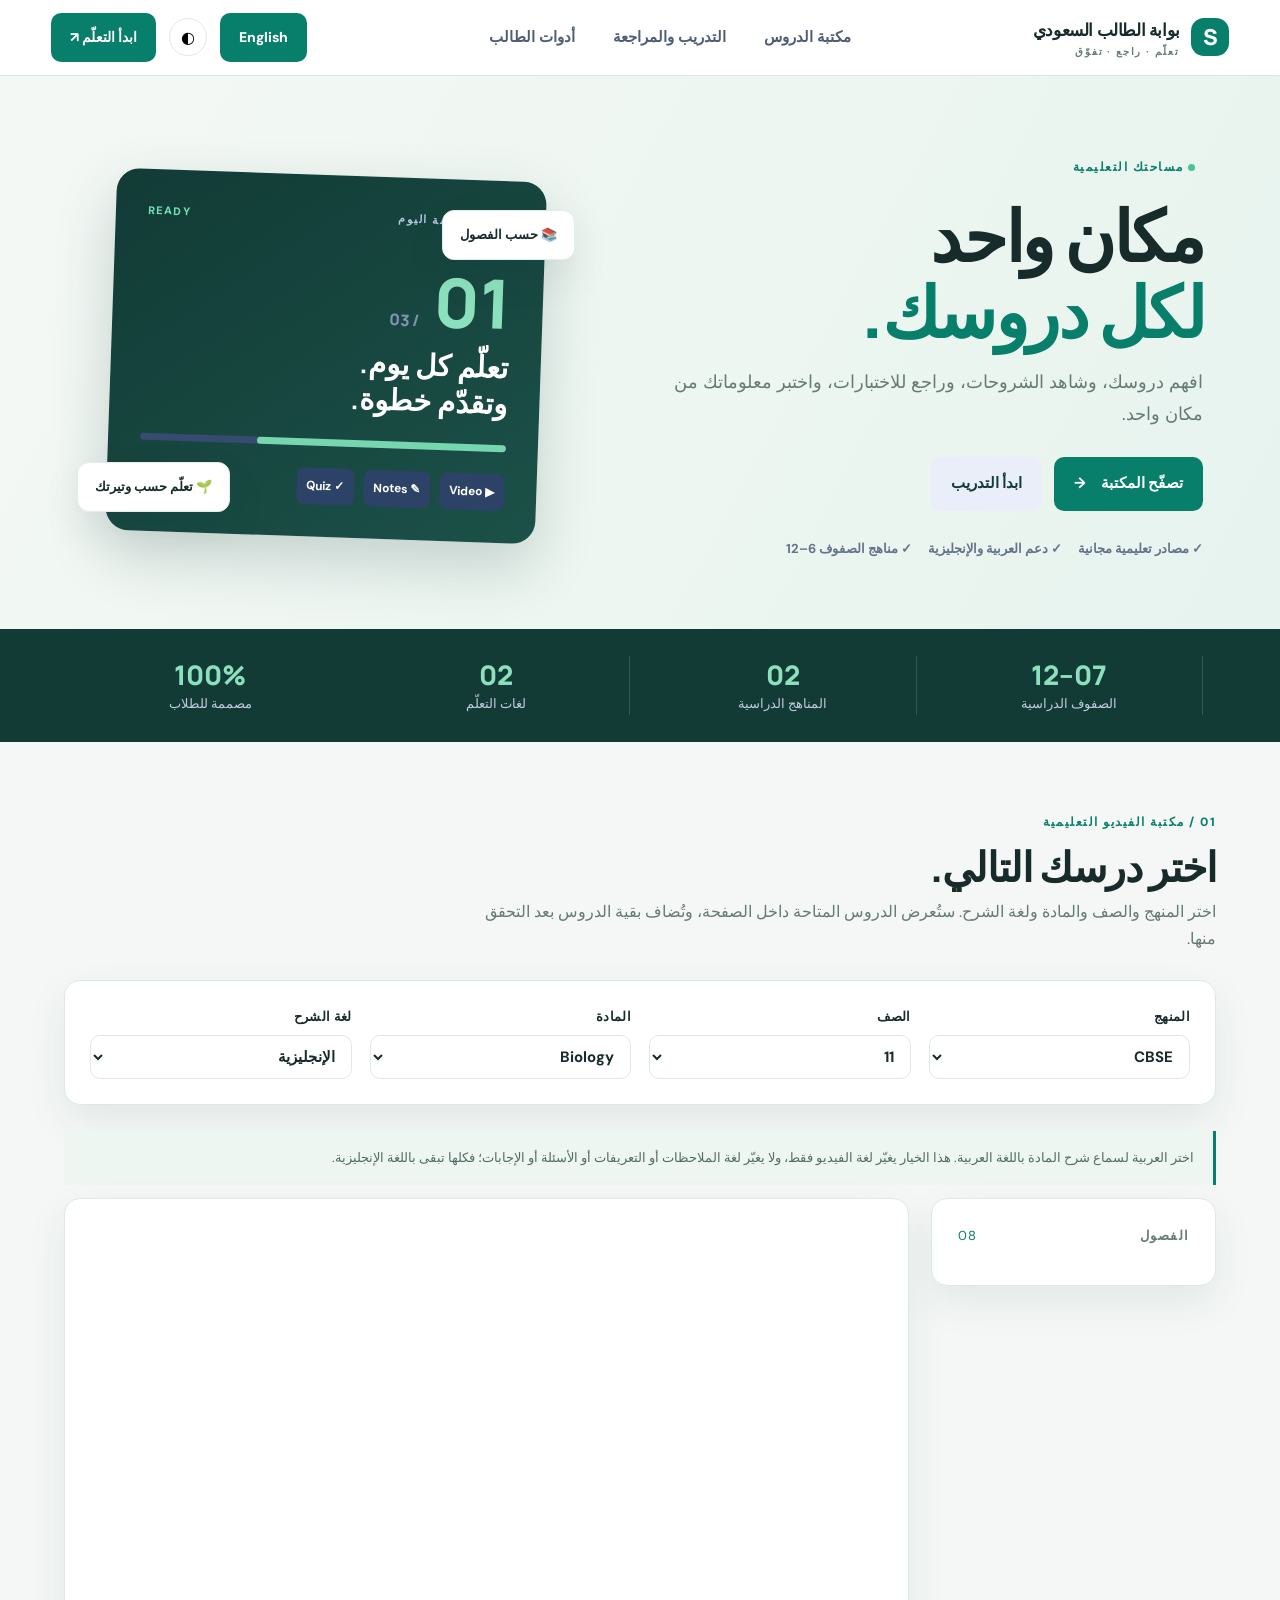
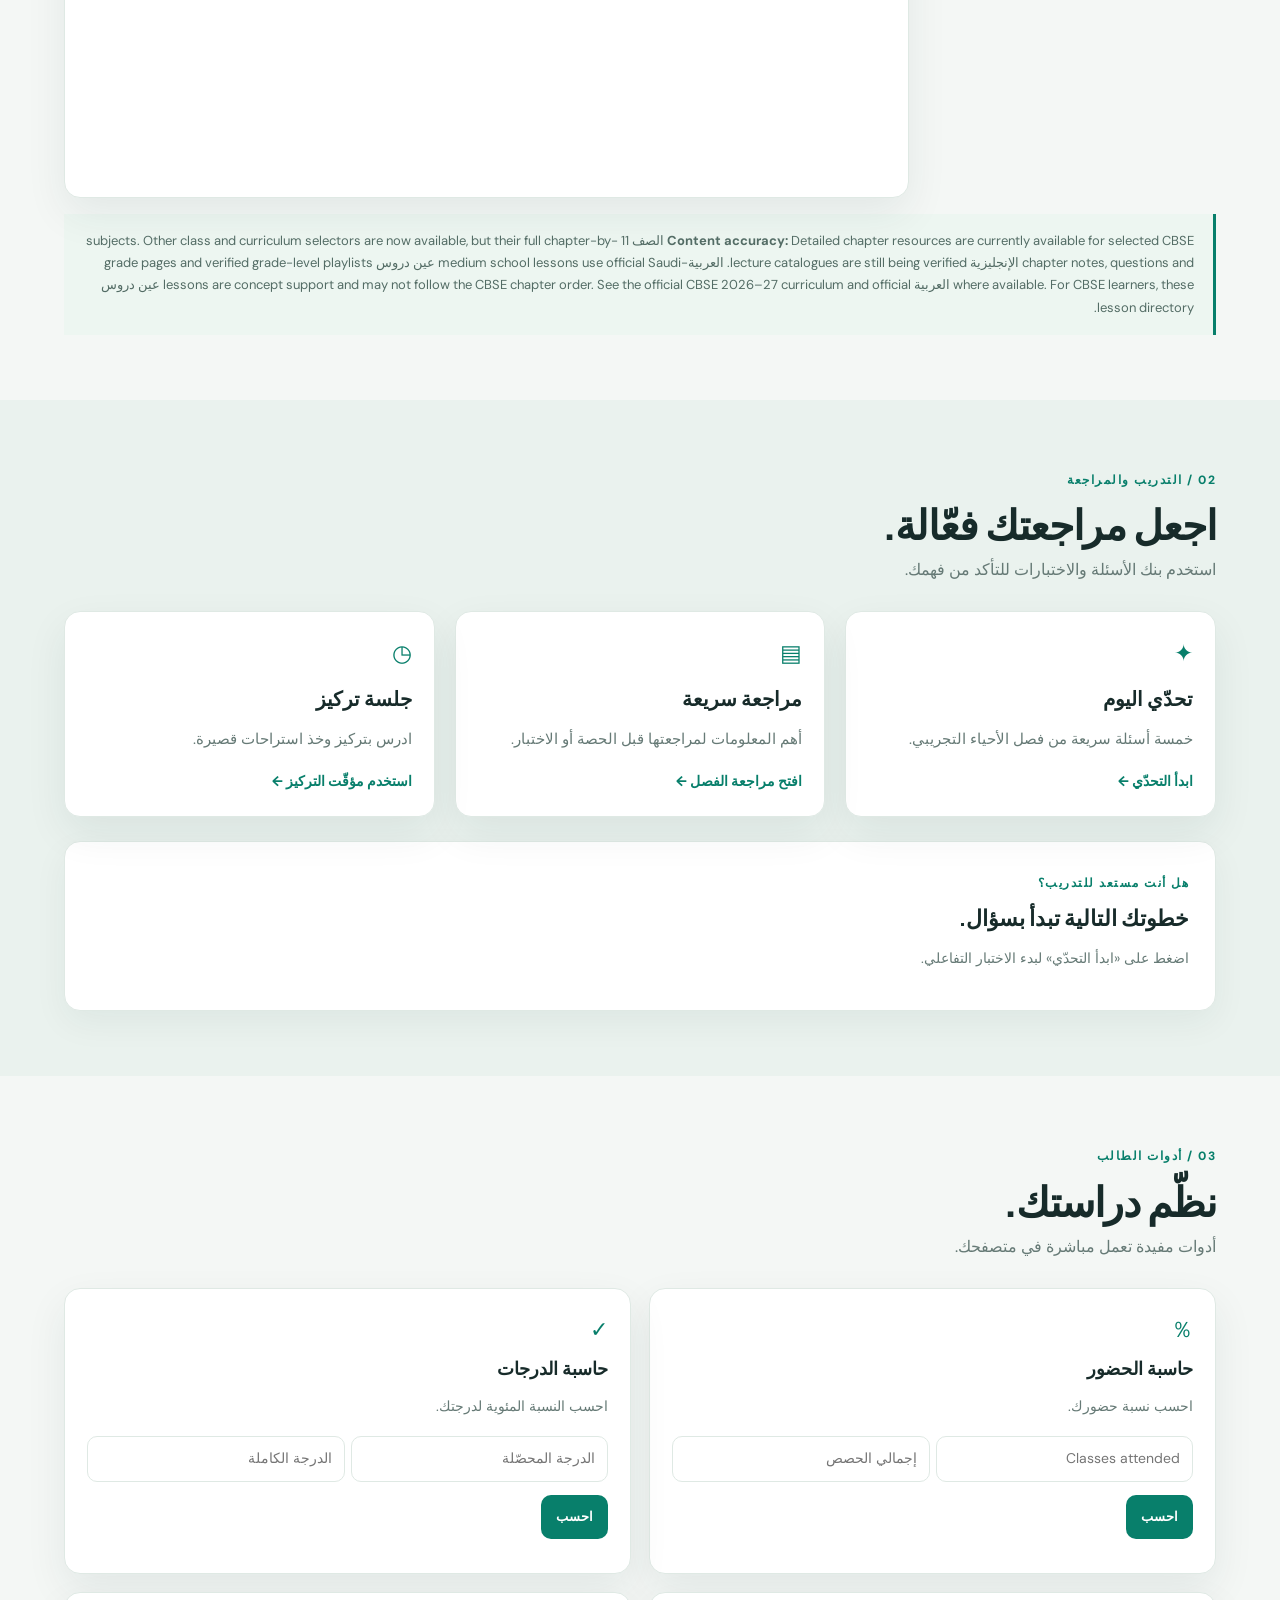
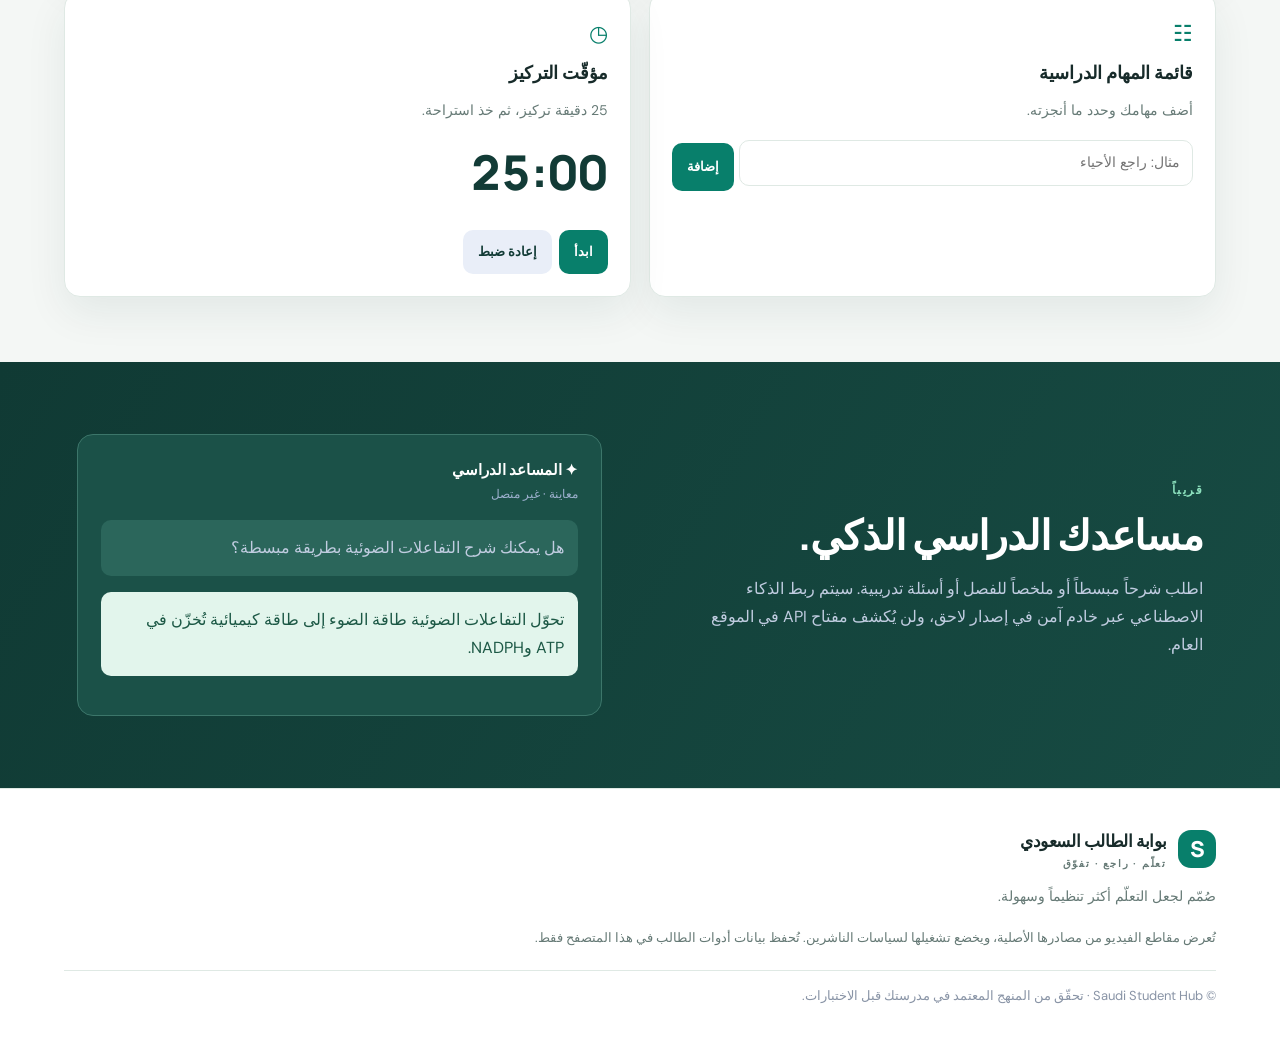
<file: index.html>
<!doctype html>
<html lang="ar" dir="rtl">
<head>
<meta charset="utf-8"><meta name="viewport" content="width=device-width,initial-scale=1">
<meta name="description" content="Saudi Student Hub: organised chapter lessons, embedded videos, notes, revision and practice.">
<title>بوابة الطالب السعودي | تعلّم وراجع وتفوّق</title><link rel="stylesheet" href="style.css">
</head>
<body>
<header class="topbar"><a class="brand" href="#home"><span class="brandmark">S</span><span>بوابة الطالب السعودي<small>تعلّم · راجع · تفوّق</small></span></a><nav><a href="#library">مكتبة الدروس</a><a href="#practice">التدريب والمراجعة</a><a href="#tools">أدوات الطالب</a></nav><div class="top-actions"><a class="primary-link" href="index-en.html">English</a><button id="themeToggle" class="icon-btn" aria-label="تغيير المظهر">◐</button><a class="primary-link" href="#library">ابدأ التعلّم ↗</a></div></header>
<main id="home">
<section class="hero"><div class="hero-copy"><span class="eyebrow"><i></i> مساحتك التعليمية</span><h1>مكان واحد<br><em>لكل دروسك.</em></h1><p>افهم دروسك، وشاهد الشروحات، وراجع للاختبارات، واختبر معلوماتك من مكان واحد.</p><div class="hero-actions"><a class="btn primary" href="#library">تصفّح المكتبة <b>→</b></a><a class="btn secondary" href="#practice">ابدأ التدريب</a></div><div class="hero-meta"><span>✓ مصادر تعليمية مجانية</span><span>✓ دعم العربية والإنجليزية</span><span>✓ مناهج الصفوف 6–12</span></div></div><div class="hero-art"><div class="art-card"><div class="art-head"><span>✦ خطة دراسة اليوم</span><span class="status">READY</span></div><div class="art-number">01 <small>/ 03</small></div><h3>تعلّم كل يوم.<br>وتقدّم خطوة.</h3><div class="art-progress"><span></span></div><div class="art-tags"><b>▶ Video</b><b>✎ Notes</b><b>✓ Quiz</b></div></div><div class="bubble bubble-one">📚 حسب الفصول</div><div class="bubble bubble-two">🌱 تعلّم حسب وتيرتك</div></div></section>
<section class="stats"><div><b>07–12</b><span>الصفوف الدراسية</span></div><div><b>02</b><span>المناهج الدراسية</span></div><div><b>02</b><span>لغات التعلّم</span></div><div><b>100%</b><span>مصممة للطلاب</span></div></section>
<section id="library" class="section"><div class="section-title"><div><span class="eyebrow">01 / مكتبة الفيديو التعليمية</span><h2>اختر درسك التالي.</h2><p>اختر المنهج والصف والمادة ولغة الشرح. ستُعرض الدروس المتاحة داخل الصفحة، وتُضاف بقية الدروس بعد التحقق منها.</p></div></div>
<div class="selector-panel"><label>المنهج<select id="curriculum"><option value="CBSE">CBSE</option><option value="Saudi curriculum">المنهج السعودي</option></select></label><label>الصف<select id="classSelect"><option>6</option><option>7</option><option>8</option><option>9</option><option>10</option><option selected>11</option><option>12</option></select></label><label id="saudiPathwayLabel" hidden>المسار الدراسي<select id="saudiPathwaySelect"><option value="Common First Year">السنة الأولى المشتركة</option><option value="General Pathway">المسار العام</option><option value="Islamic Studies Pathway">مسار الدراسات الإسلامية</option><option value="Business Administration Pathway">مسار إدارة الأعمال</option><option value="Computer Science and Engineering Pathway">مسار علوم الحاسب والهندسة</option></select></label><label>المادة<select id="subjectSelect"><option>Biology</option><option>Chemistry</option><option>Physics</option><option>Mathematics</option><option value="English">الإنجليزية</option><option value="Arabic">العربية</option></select></label><label>لغة الشرح<select id="languageSelect"><option value="English">الإنجليزية</option><option value="Arabic">العربية</option></select></label></div>
<p class="scope-note">اختر العربية لسماع شرح المادة باللغة العربية. هذا الخيار يغيّر لغة الفيديو فقط، ولا يغيّر لغة الملاحظات أو التعريفات أو الأسئلة أو الإجابات؛ فكلها تبقى باللغة الإنجليزية.</p>
<div class="learning-layout"><aside class="chapter-panel"><div class="panel-heading"><b>الفصول</b><span id="chapterCount">08</span></div><div id="chapterList"></div></aside><article id="chapterArea" class="chapter-area" aria-live="polite"></article></div>
<div class="scope-note"><b>Content accuracy:</b> Detailed chapter resources are currently available for selected CBSE الصف 11 subjects. Other class and curriculum selectors are now available, but their full chapter-by-chapter notes, questions and الإنجليزية lecture catalogues are still being verified. العربية-medium school lessons use official Saudi عين دروس grade pages and verified grade-level playlists where available. For CBSE learners, these العربية lessons are concept support and may not follow the CBSE chapter order. See the <a href="https://cbseacademic.nic.in/curriculum_2027.html" target="_blank" rel="noopener">official CBSE 2026–27 curriculum</a> and <a href="https://www.ientv.edu.sa/ar/doros" target="_blank" rel="noopener">official عين دروس lesson directory</a>.</div>
</section>
<section id="practice" class="section practice-section"><div class="section-title"><div><span class="eyebrow">02 / التدريب والمراجعة</span><h2>اجعل مراجعتك فعّالة.</h2><p>استخدم بنك الأسئلة والاختبارات للتأكد من فهمك.</p></div></div><div class="practice-grid"><div class="practice-card"><span class="card-icon">✦</span><h3>تحدّي اليوم</h3><p>خمسة أسئلة سريعة من فصل الأحياء التجريبي.</p><button class="text-btn" id="dailyQuiz">ابدأ التحدّي ←</button></div><div class="practice-card"><span class="card-icon">▤</span><h3>مراجعة سريعة</h3><p>أهم المعلومات لمراجعتها قبل الحصة أو الاختبار.</p><a class="text-btn" href="#library">افتح مراجعة الفصل ←</a></div><div class="practice-card"><span class="card-icon">◷</span><h3>جلسة تركيز</h3><p>ادرس بتركيز وخذ استراحات قصيرة.</p><a class="text-btn" href="#tools">استخدم مؤقّت التركيز ←</a></div></div><div id="quizArea" class="quiz-area"><div><span class="eyebrow">هل أنت مستعد للتدريب؟</span><h3>خطوتك التالية تبدأ بسؤال.</h3><p>اضغط على «ابدأ التحدّي» لبدء الاختبار التفاعلي.</p></div></div></section>
<section id="tools" class="section tools-section"><div class="section-title"><div><span class="eyebrow">03 / أدوات الطالب</span><h2>نظّم دراستك.</h2><p>أدوات مفيدة تعمل مباشرة في متصفحك.</p></div></div><div class="tools-grid"><div class="tool-card"><span class="tool-symbol">％</span><h3>حاسبة الحضور</h3><p>احسب نسبة حضورك.</p><div class="two-inputs"><input id="attended" type="number" min="0" placeholder="Classes attended"><input id="total" type="number" min="1" placeholder="إجمالي الحصص"></div><button class="btn primary small" id="attendanceBtn">احسب</button><output id="attendanceResult"></output></div><div class="tool-card"><span class="tool-symbol">✓</span><h3>حاسبة الدرجات</h3><p>احسب النسبة المئوية لدرجتك.</p><div class="two-inputs"><input id="marks" type="number" min="0" placeholder="الدرجة المحصّلة"><input id="outOf" type="number" min="1" placeholder="الدرجة الكاملة"></div><button class="btn primary small" id="marksBtn">احسب</button><output id="marksResult"></output></div><div class="tool-card"><span class="tool-symbol">☷</span><h3>قائمة المهام الدراسية</h3><p>أضف مهامك وحدد ما أنجزته.</p><form id="taskForm" class="task-form"><input id="taskInput" placeholder="مثال: راجع الأحياء" maxlength="80" required><button class="btn primary small">إضافة</button></form><ul id="taskList"></ul></div><div class="tool-card"><span class="tool-symbol">◷</span><h3>مؤقّت التركيز</h3><p>25 دقيقة تركيز، ثم خذ استراحة.</p><div id="timer">25:00</div><div class="timer-buttons"><button id="timerابدأ" class="btn primary small">ابدأ</button><button id="timerإعادة ضبط" class="btn secondary small">إعادة ضبط</button></div></div></div></section>
<section class="assistant"><div><span class="eyebrow">قريباً</span><h2>مساعدك الدراسي الذكي.</h2><p>اطلب شرحاً مبسطاً أو ملخصاً للفصل أو أسئلة تدريبية. سيتم ربط الذكاء الاصطناعي عبر خادم آمن في إصدار لاحق، ولن يُكشف مفتاح API في الموقع العام.</p></div><div class="chat-preview"><div class="chat-title">✦ المساعد الدراسي <small>معاينة · غير متصل</small></div><p class="chat-bubble">هل يمكنك شرح التفاعلات الضوئية بطريقة مبسطة؟</p><p class="chat-bubble reply">تحوّل التفاعلات الضوئية طاقة الضوء إلى طاقة كيميائية تُخزّن في ATP وNADPH.</p></div></section>
</main><footer><a class="brand" href="#home"><span class="brandmark">S</span><span>بوابة الطالب السعودي<small>تعلّم · راجع · تفوّق</small></span></a><p>صُمّم لجعل التعلّم أكثر تنظيماً وسهولة.</p><small>تُعرض مقاطع الفيديو من مصادرها الأصلية، ويخضع تشغيلها لسياسات الناشرين. تُحفظ بيانات أدوات الطالب في هذا المتصفح فقط.</small><div class="footer-bottom">© <span id="year"></span> Saudi Student Hub · تحقّق من المنهج المعتمد في مدرستك قبل الاختبارات.</div></footer>
<script src="script.js"></script></body></html>
</file>
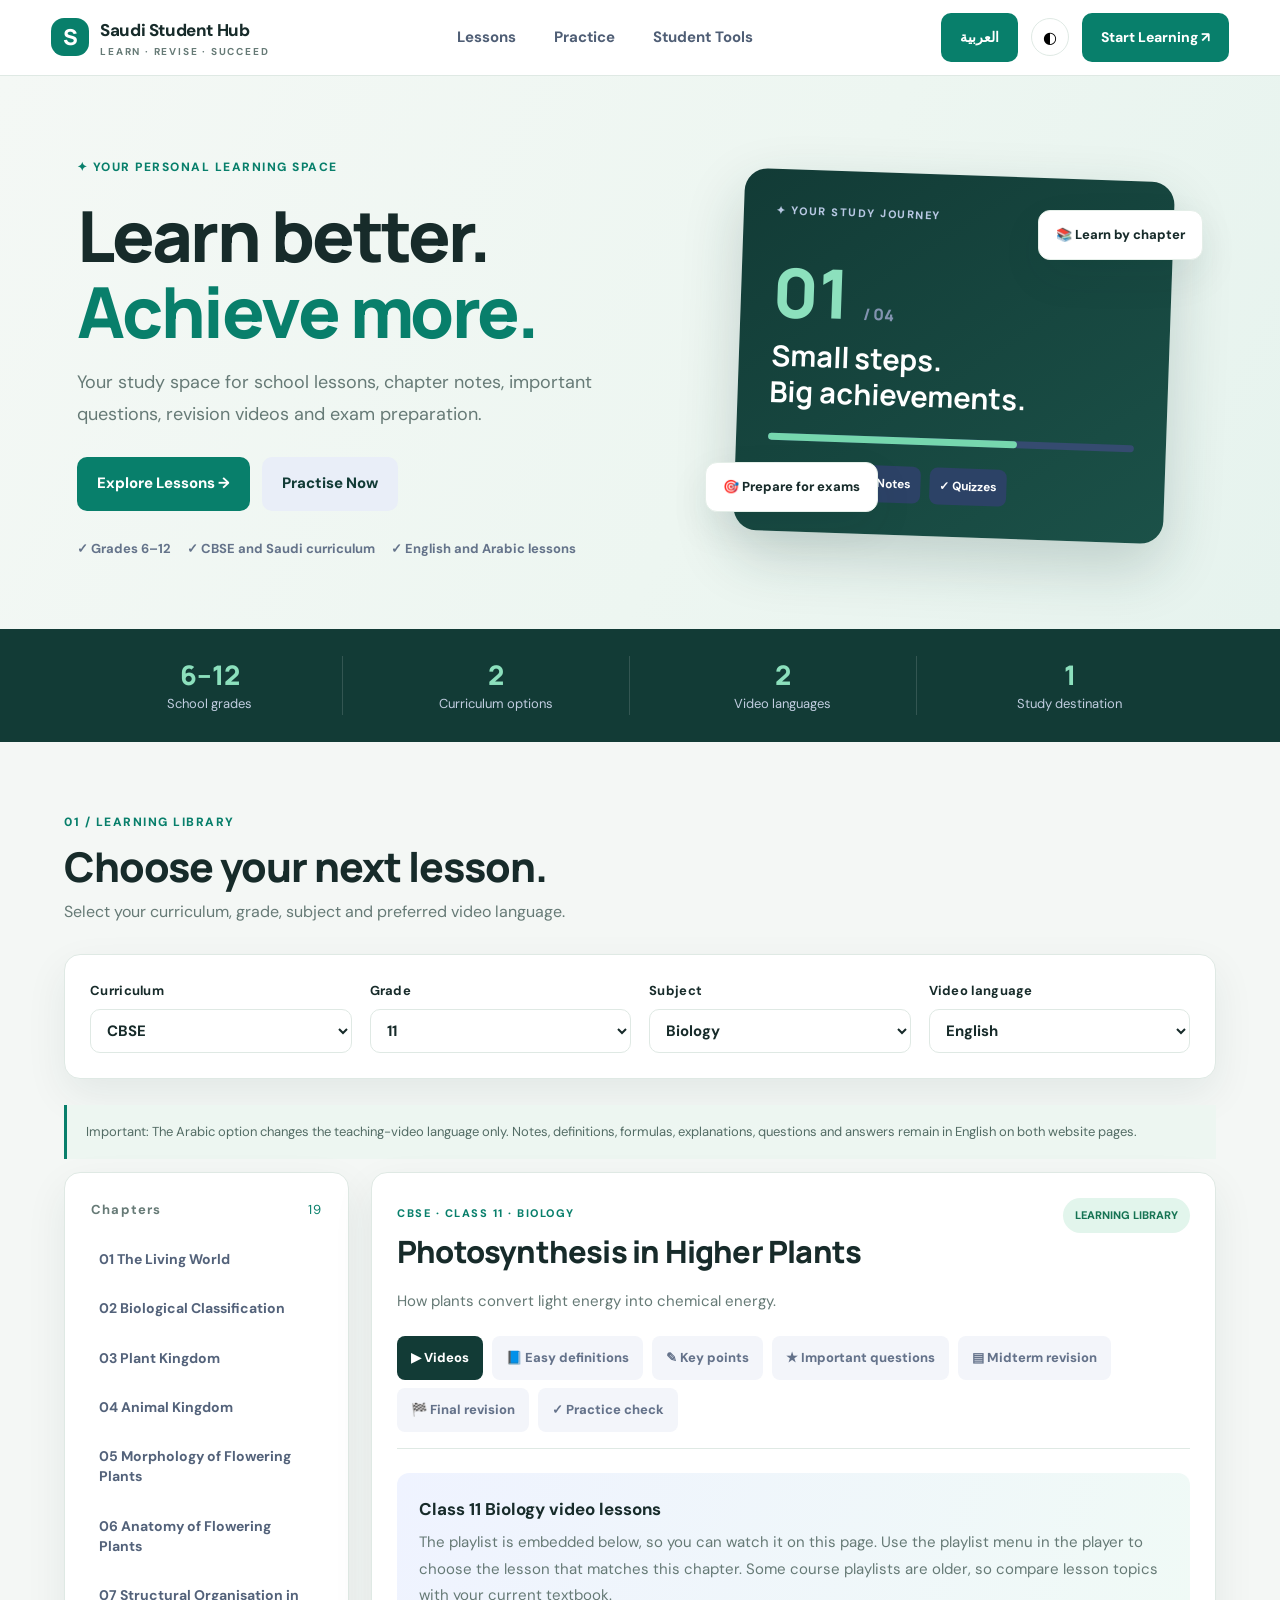
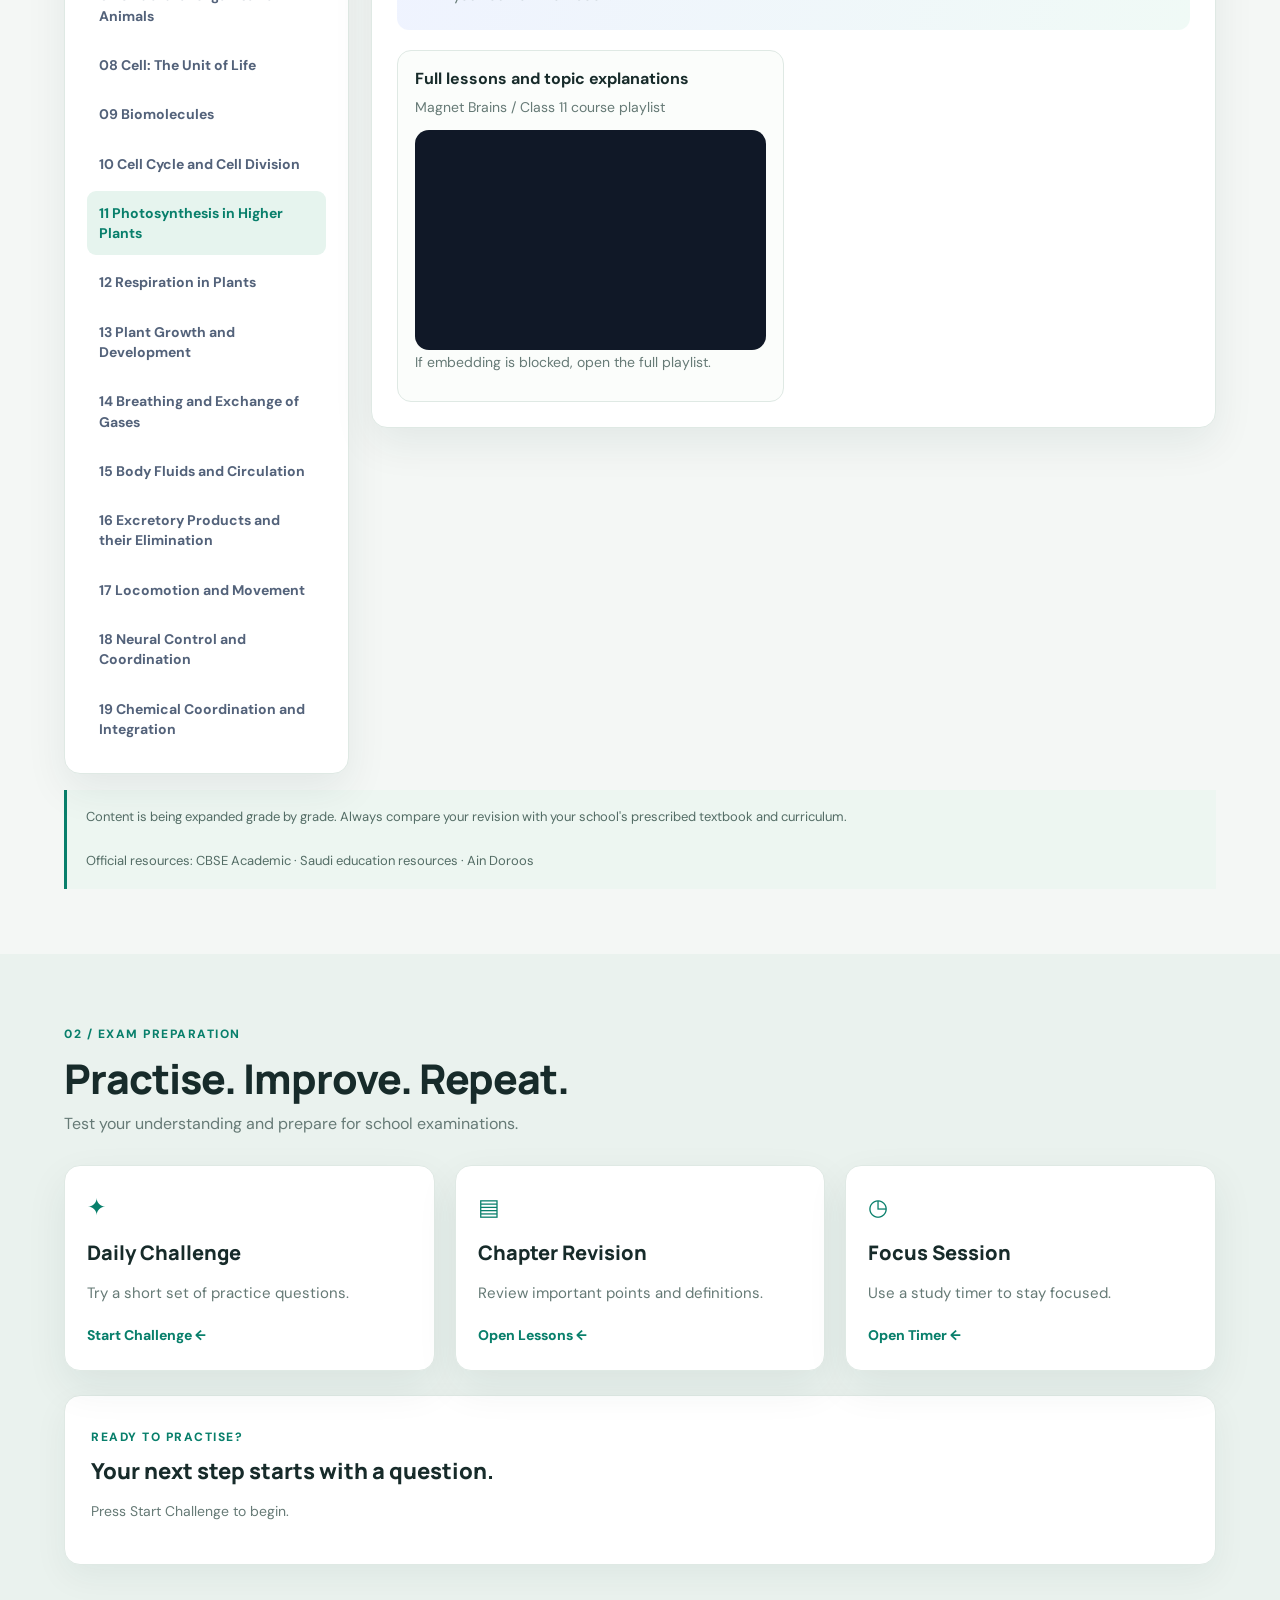
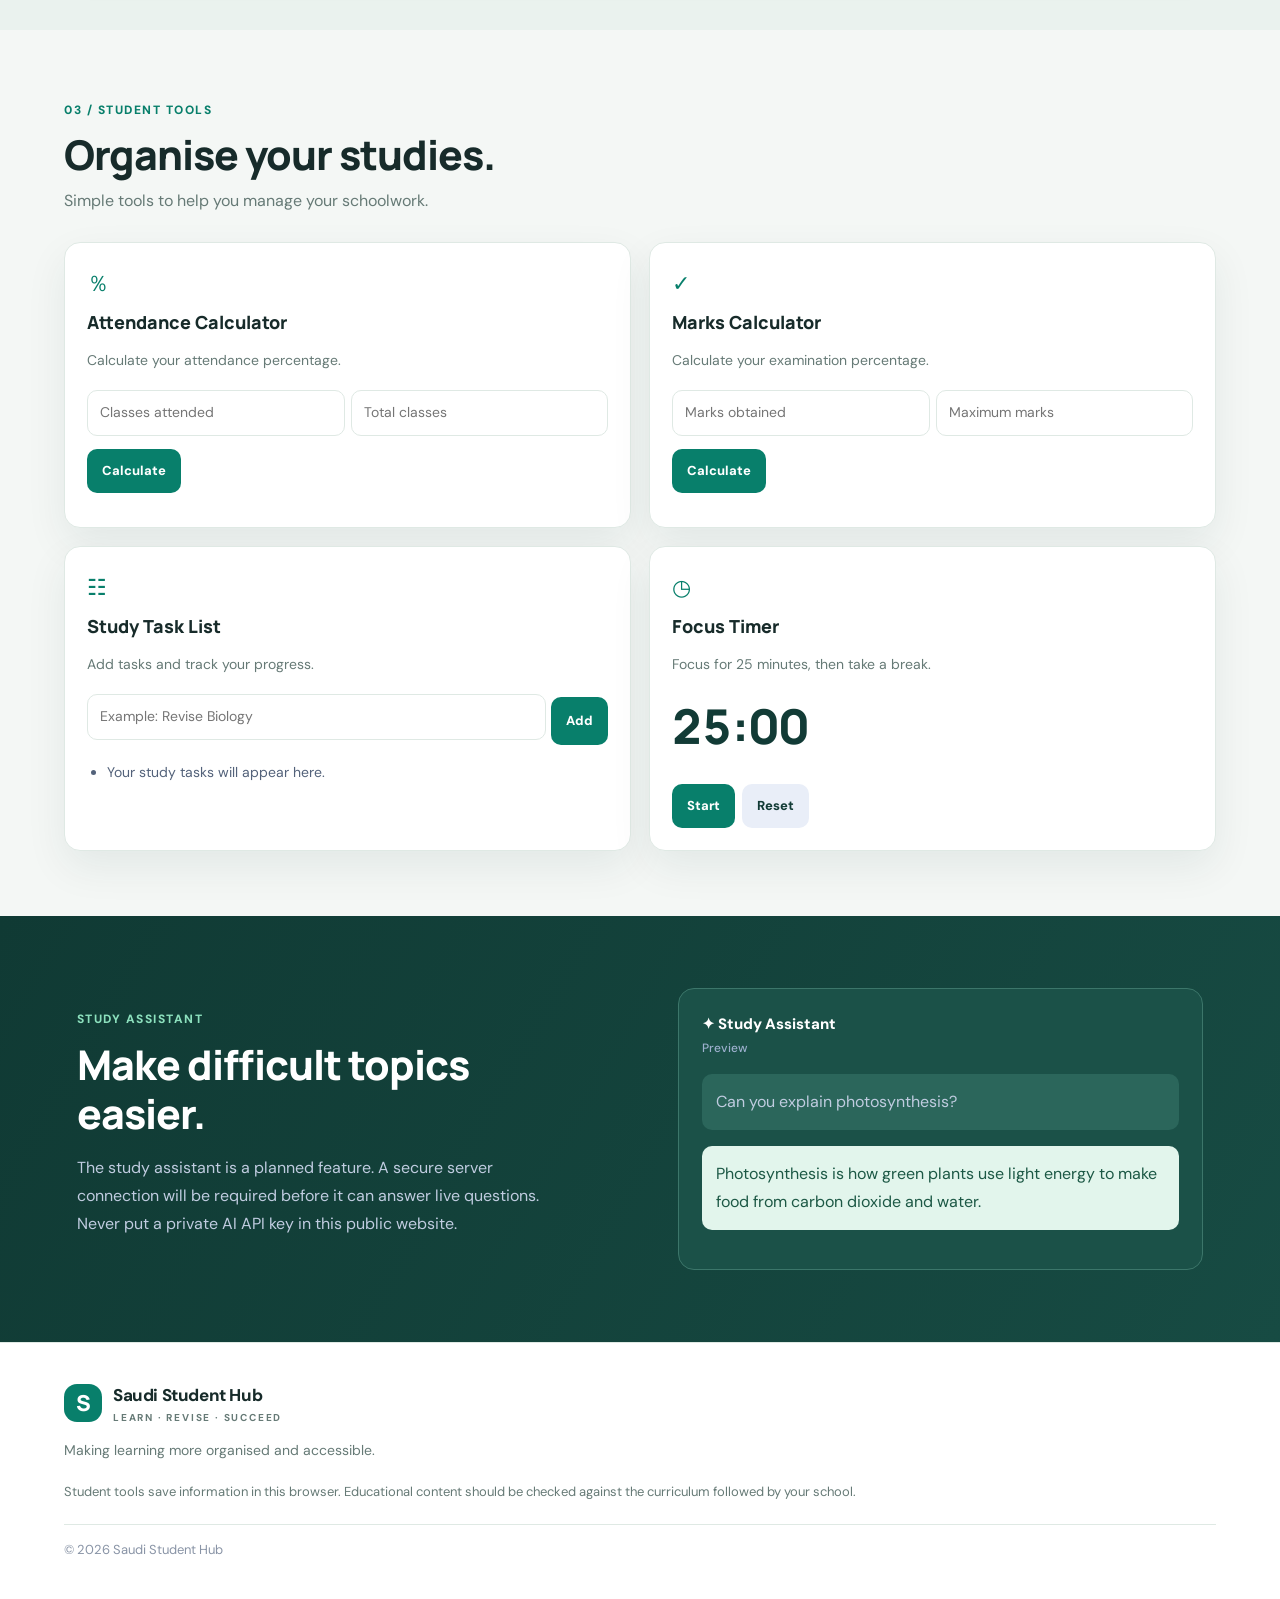
<file: index-en.html>
<!DOCTYPE html>
<html lang="en" dir="ltr">
<head>
  <meta charset="UTF-8">
  <meta name="viewport" content="width=device-width, initial-scale=1.0">
  <meta name="description" content="Saudi Student Hub — lessons, notes, revision, quizzes and student tools for Grades 6–12.">
  <title>Saudi Student Hub | Learn, Revise, Succeed</title>
  <link rel="stylesheet" href="style.css">
</head>
<body>

<header class="topbar">
  <a class="brand" href="#home">
    <span class="brandmark">S</span>
    <span>Saudi Student Hub<small>LEARN · REVISE · SUCCEED</small></span>
  </a>

  <nav>
    <a href="#library">Lessons</a>
    <a href="#practice">Practice</a>
    <a href="#tools">Student Tools</a>
  </nav>

  <div class="top-actions">
    <a class="primary-link" href="index.html">العربية</a>
    <button id="themeToggle" class="icon-btn" aria-label="Toggle dark mode">◐</button>
    <a class="primary-link" href="#library">Start Learning ↗</a>
  </div>
</header>

<main id="home">

  <section class="hero">
    <div class="hero-copy">
      <span class="eyebrow">✦ YOUR PERSONAL LEARNING SPACE</span>
      <h1>Learn better.<br><em>Achieve more.</em></h1>
      <p>
        Your study space for school lessons, chapter notes, important
        questions, revision videos and exam preparation.
      </p>
      <div class="hero-actions">
        <a class="btn primary" href="#library">Explore Lessons →</a>
        <a class="btn secondary" href="#practice">Practise Now</a>
      </div>
      <div class="hero-meta">
        <span>✓ Grades 6–12</span>
        <span>✓ CBSE and Saudi curriculum</span>
        <span>✓ English and Arabic lessons</span>
      </div>
    </div>

    <div class="hero-art">
      <div class="art-card">
        <div class="art-head">
          <span>✦ YOUR STUDY JOURNEY</span>
          <span class="status">READY</span>
        </div>
        <div class="art-number">01 <small>/ 04</small></div>
        <h3>Small steps.<br>Big achievements.</h3>
        <div class="art-progress"><span></span></div>
        <div class="art-tags">
          <b>▶ Lessons</b><b>✎ Notes</b><b>✓ Quizzes</b>
        </div>
      </div>
      <div class="bubble bubble-one">📚 Learn by chapter</div>
      <div class="bubble bubble-two">🎯 Prepare for exams</div>
    </div>
  </section>

  <section class="stats">
    <div><b>6–12</b><span>School grades</span></div>
    <div><b>2</b><span>Curriculum options</span></div>
    <div><b>2</b><span>Video languages</span></div>
    <div><b>1</b><span>Study destination</span></div>
  </section>

  <!-- LESSON LIBRARY -->
  <section id="library" class="section">
    <div class="section-title">
      <div>
        <span class="eyebrow">01 / LEARNING LIBRARY</span>
        <h2>Choose your next lesson.</h2>
        <p>Select your curriculum, grade, subject and preferred video language.</p>
      </div>
    </div>

    <div class="selector-panel">
      <label>
        Curriculum
        <select id="curriculum">
          <option value="CBSE">CBSE</option>
          <option value="Saudi curriculum">Saudi curriculum</option>
        </select>
      </label>

      <label>
        Grade
        <select id="classSelect">
          <option>6</option><option>7</option><option>8</option>
          <option>9</option><option>10</option>
          <option selected>11</option><option>12</option>
        </select>
      </label>
      <label id="saudiPathwayLabel" hidden>
        Saudi secondary pathway
        <select id="saudiPathwaySelect">
          <option value="Common First Year">Common First Year</option>
          <option value="General Pathway">General Pathway</option>
          <option value="Islamic Studies Pathway">Islamic Studies Pathway</option>
          <option value="Business Administration Pathway">Business Administration Pathway</option>
          <option value="Computer Science and Engineering Pathway">Computer Science and Engineering Pathway</option>
        </select>
      </label>

      <label>
        Subject
        <select id="subjectSelect">
          <option>Biology</option>
          <option>Chemistry</option>
          <option>Physics</option>
          <option>Mathematics</option>
          <option>English</option>
          <option>Arabic</option>
        </select>
      </label>

      <label>
        Video language
        <select id="languageSelect">
          <option value="English">English</option>
          <option value="Arabic">Arabic</option>
        </select>
      </label>
    </div>

    <p class="scope-note">
      Important: The Arabic option changes the teaching-video language only.
      Notes, definitions, formulas, explanations, questions and answers remain
      in English on both website pages.
    </p>

    <div class="learning-layout">
      <aside class="chapter-panel">
        <div class="panel-heading">
          <b>Chapters</b>
          <span id="chapterCount">—</span>
        </div>
        <div id="chapterList"></div>
      </aside>

      <article id="chapterArea" class="chapter-area" aria-live="polite">
        <h3>Choose a subject to begin</h3>
        <p>Your available chapters and lessons will appear here.</p>
      </article>
    </div>

    <div class="scope-note">
      Content is being expanded grade by grade. Always compare your revision
      with your school's prescribed textbook and curriculum.
      <br><br>
      Official resources:
      <a href="https://cbseacademic.nic.in/" target="_blank" rel="noopener">CBSE Academic</a>
      ·
      <a href="https://www.ien.edu.sa/" target="_blank" rel="noopener">Saudi education resources</a>
      ·
      <a href="https://www.ientv.edu.sa/ar/doros" target="_blank" rel="noopener">Ain Doroos</a>
    </div>
  </section>

  <!-- PRACTICE -->
  <section id="practice" class="section practice-section">
    <div class="section-title">
      <div>
        <span class="eyebrow">02 / EXAM PREPARATION</span>
        <h2>Practise. Improve. Repeat.</h2>
        <p>Test your understanding and prepare for school examinations.</p>
      </div>
    </div>

    <div class="practice-grid">
      <div class="practice-card">
        <span class="card-icon">✦</span>
        <h3>Daily Challenge</h3>
        <p>Try a short set of practice questions.</p>
        <button class="text-btn" id="dailyQuiz">Start Challenge ←</button>
      </div>

      <div class="practice-card">
        <span class="card-icon">▤</span>
        <h3>Chapter Revision</h3>
        <p>Review important points and definitions.</p>
        <a class="text-btn" href="#library">Open Lessons ←</a>
      </div>

      <div class="practice-card">
        <span class="card-icon">◷</span>
        <h3>Focus Session</h3>
        <p>Use a study timer to stay focused.</p>
        <a class="text-btn" href="#tools">Open Timer ←</a>
      </div>
    </div>

    <div id="quizArea" class="quiz-area">
      <div>
        <span class="eyebrow">READY TO PRACTISE?</span>
        <h3>Your next step starts with a question.</h3>
        <p>Press Start Challenge to begin.</p>
      </div>
    </div>
  </section>

  <!-- STUDENT TOOLS -->
  <section id="tools" class="section tools-section">
    <div class="section-title">
      <div>
        <span class="eyebrow">03 / STUDENT TOOLS</span>
        <h2>Organise your studies.</h2>
        <p>Simple tools to help you manage your schoolwork.</p>
      </div>
    </div>

    <div class="tools-grid">

      <div class="tool-card">
        <span class="tool-symbol">％</span>
        <h3>Attendance Calculator</h3>
        <p>Calculate your attendance percentage.</p>
        <div class="two-inputs">
          <input id="attended" type="number" min="0" placeholder="Classes attended">
          <input id="total" type="number" min="1" placeholder="Total classes">
        </div>
        <button class="btn primary small" id="attendanceBtn">Calculate</button>
        <output id="attendanceResult"></output>
      </div>

      <div class="tool-card">
        <span class="tool-symbol">✓</span>
        <h3>Marks Calculator</h3>
        <p>Calculate your examination percentage.</p>
        <div class="two-inputs">
          <input id="marks" type="number" min="0" placeholder="Marks obtained">
          <input id="outOf" type="number" min="1" placeholder="Maximum marks">
        </div>
        <button class="btn primary small" id="marksBtn">Calculate</button>
        <output id="marksResult"></output>
      </div>

      <div class="tool-card">
        <span class="tool-symbol">☷</span>
        <h3>Study Task List</h3>
        <p>Add tasks and track your progress.</p>
        <form id="taskForm" class="task-form">
          <input id="taskInput" placeholder="Example: Revise Biology" maxlength="80" required>
          <button class="btn primary small" type="submit">Add</button>
        </form>
        <ul id="taskList"></ul>
      </div>

      <div class="tool-card">
        <span class="tool-symbol">◷</span>
        <h3>Focus Timer</h3>
        <p>Focus for 25 minutes, then take a break.</p>
        <div id="timer">25:00</div>
        <div class="timer-buttons">
          <button id="timerStart" class="btn primary small">Start</button>
          <button id="timerReset" class="btn secondary small">Reset</button>
        </div>
      </div>

    </div>
  </section>

  <!-- STUDY ASSISTANT PREVIEW -->
  <section class="assistant">
    <div>
      <span class="eyebrow">STUDY ASSISTANT</span>
      <h2>Make difficult topics easier.</h2>
      <p>
        The study assistant is a planned feature. A secure server connection
        will be required before it can answer live questions. Never put a
        private AI API key in this public website.
      </p>
    </div>

    <div class="chat-preview">
      <div class="chat-title">✦ Study Assistant <small>Preview</small></div>
      <p class="chat-bubble">Can you explain photosynthesis?</p>
      <p class="chat-bubble reply">
        Photosynthesis is how green plants use light energy to make food
        from carbon dioxide and water.
      </p>
    </div>
  </section>

</main>

<footer>
  <a class="brand" href="#home">
    <span class="brandmark">S</span>
    <span>Saudi Student Hub<small>LEARN · REVISE · SUCCEED</small></span>
  </a>
  <p>Making learning more organised and accessible.</p>
  <small>
    Student tools save information in this browser. Educational content
    should be checked against the curriculum followed by your school.
  </small>
  <div class="footer-bottom">
    © <span id="year"></span> Saudi Student Hub
  </div>
</footer>

<script src="script.js"></script>
</body>
</html>
</file>
<file: style.css>
@import url('https://fonts.googleapis.com/css2?family=DM+Sans:wght@400;500;600;700;800&family=Manrope:wght@400;500;600;700;800&display=swap');
:root{--bg:#f6f8fc;--surface:#fff;--ink:#17243b;--muted:#69768b;--line:#e4e9f1;--navy:#172d50;--blue:#3867df;--mint:#dff6ee;--purple:#eee9ff;--shadow:0 18px 55px rgba(25,47,82,.08)}*{box-sizing:border-box}html{scroll-behavior:smooth}body{margin:0;background:var(--bg);color:var(--ink);font-family:'DM Sans',sans-serif;line-height:1.55}a{color:inherit;text-decoration:none}button,input,select{font:inherit}.topbar{height:78px;padding:0 max(5vw,24px);display:flex;align-items:center;justify-content:space-between;background:rgba(255,255,255,.94);border-bottom:1px solid var(--line);position:sticky;top:0;z-index:10;backdrop-filter:blur(14px)}.brand{display:flex;align-items:center;gap:11px;font-weight:800;letter-spacing:-.4px}.brandmark{width:38px;height:38px;border-radius:12px;background:var(--navy);color:white;display:grid;place-items:center;font:800 22px Manrope}.brand small{display:block;font-size:9px;letter-spacing:1.8px;color:var(--muted);font-weight:700}.topbar nav{display:flex;gap:34px;color:#4f5e75;font-size:13px;font-weight:700}.topbar nav a:hover{color:var(--blue)}.top-actions{display:flex;align-items:center;gap:13px}.icon-btn{border:1px solid var(--line);background:white;border-radius:50%;width:38px;height:38px;cursor:pointer}.primary-link{background:var(--blue);color:white;padding:11px 17px;border-radius:10px;font-size:12px;font-weight:800}.hero{padding:82px max(8vw,28px) 76px;display:grid;grid-template-columns:1.05fr .95fr;gap:6vw;align-items:center;background:linear-gradient(120deg,#f6f8fc 55%,#edf2ff)}.eyebrow{font-size:10px;font-weight:800;letter-spacing:1.8px;color:var(--blue)}.eyebrow i{display:inline-block;width:7px;height:7px;background:#46c49a;border-radius:50%;margin-right:8px}.hero h1{font:800 clamp(42px,5.4vw,72px)/1.04 Manrope;letter-spacing:-3.5px;margin:18px 0}.hero h1 em{color:var(--blue);font-style:normal}.hero-copy>p{color:var(--muted);max-width:520px;font-size:16px}.hero-actions{display:flex;gap:12px;margin:27px 0}.btn{border:0;border-radius:10px;padding:13px 18px;display:inline-flex;align-items:center;gap:15px;font-size:12px;font-weight:800;cursor:pointer}.primary{background:var(--blue);color:white}.secondary{background:#e9eef8;color:var(--navy)}.hero-meta{display:flex;flex-wrap:wrap;gap:17px;color:#64738a;font-size:11px;font-weight:700}.hero-art{min-height:340px;position:relative;display:grid;place-items:center;background:radial-gradient(circle,#dce6ff 0,transparent 65%)}.art-card{background:var(--navy);color:white;width:min(390px,90%);padding:28px;border-radius:23px;box-shadow:0 25px 65px #243e6b44;transform:rotate(2deg)}.art-head{display:flex;justify-content:space-between;color:#b7c7e2;font-size:9px;letter-spacing:1.5px;font-weight:800}.status{color:#70e0b4}.art-number{font:800 62px Manrope;margin-top:25px;color:#8baaff}.art-number small{font-size:16px;color:#8293b0}.art-card h3{font:700 26px/1.25 Manrope;margin:0 0 24px}.art-progress{height:7px;background:#354b70;border-radius:10px}.art-progress span{display:block;width:68%;height:100%;background:#6dd5b0;border-radius:10px}.art-tags{display:flex;gap:9px;margin-top:22px}.art-tags b{font-size:10px;background:#2c4266;padding:8px 10px;border-radius:8px}.bubble{position:absolute;background:white;padding:12px 16px;border-radius:12px;box-shadow:var(--shadow);font-size:11px;font-weight:800}.bubble-one{top:35px;right:0}.bubble-two{bottom:25px;left:0}.stats{margin:-1px auto 0;background:var(--navy);color:white;display:grid;grid-template-columns:repeat(4,1fr);padding:23px 8%;gap:15px}.stats div{display:flex;flex-direction:column;align-items:center;border-right:1px solid #ffffff24}.stats div:last-child{border:0}.stats b{font:800 23px Manrope;color:#8fe0c0}.stats span{font-size:10px;color:#c1cde0}.section{padding:82px max(7vw,24px)}.section-title{display:flex;justify-content:space-between;align-items:end;margin-bottom:27px}.section-title h2,.assistant h2{font:800 clamp(28px,3vw,40px) Manrope;letter-spacing:-1.5px;margin:8px 0}.section-title p{margin:0;color:var(--muted);font-size:13px}.selector-panel{display:grid;grid-template-columns:repeat(4,1fr);gap:14px;background:white;padding:20px;border:1px solid var(--line);border-radius:15px;box-shadow:var(--shadow);margin-bottom:20px}.selector-panel label{font-size:10px;color:var(--muted);font-weight:800;letter-spacing:.7px}.selector-panel select{display:block;width:100%;margin-top:7px;padding:12px;border:1px solid var(--line);border-radius:9px;background:#fbfcff;color:var(--ink);font-size:12px}.learning-layout{display:grid;grid-template-columns:245px 1fr;gap:18px;align-items:start}.chapter-panel,.chapter-area{background:white;border:1px solid var(--line);border-radius:15px;box-shadow:var(--shadow)}.chapter-panel{padding:18px}.panel-heading{display:flex;justify-content:space-between;font-size:10px;letter-spacing:1.2px;color:var(--muted);padding:4px 4px 14px}.panel-heading span{color:var(--blue)}#chapterList{display:grid;gap:5px}.chapter-button{text-align:left;border:0;background:transparent;padding:11px;border-radius:9px;color:#53627a;font-size:11px;font-weight:700;cursor:pointer}.chapter-button.active,.chapter-button:hover{background:#edf2ff;color:var(--blue)}.chapter-area{padding:25px;min-height:600px}.chapter-top{display:flex;justify-content:space-between;gap:12px;align-items:start}.chapter-top .eyebrow{font-size:9px}.chapter-top h2{font:800 27px Manrope;letter-spacing:-.8px;margin:7px 0}.chapter-tag{background:#e9f7f1;color:#22845e;padding:7px 10px;border-radius:20px;font-size:9px;font-weight:800;white-space:nowrap}.chapter-desc{color:var(--muted);font-size:12px;margin:5px 0 18px}.tabs{display:flex;gap:6px;flex-wrap:wrap;border-bottom:1px solid var(--line);padding-bottom:12px}.tab{background:#f3f5fa;border:0;border-radius:8px;padding:9px 12px;font-size:10px;font-weight:800;color:#64728a;cursor:pointer}.tab.active{background:var(--navy);color:white}.tab-content{padding-top:19px}.video-grid{display:grid;grid-template-columns:repeat(2,1fr);gap:15px}.video-card{border:1px solid var(--line);border-radius:12px;padding:12px}.video-card h4{margin:0 0 5px;font-size:12px}.video-card p{margin:0 0 10px;color:var(--muted);font-size:10px}.video-frame{width:100%;aspect-ratio:16/9;border:0;border-radius:9px;background:#101c31}.video-note{font-size:10px;color:var(--muted);margin-top:12px}.notes-grid{display:grid;grid-template-columns:repeat(2,1fr);gap:11px}.note{background:#f7f9fd;border:1px solid var(--line);padding:15px;border-radius:10px}.note b{font-size:11px}.note p{font-size:11px;color:var(--muted);margin:5px 0 0}.question{border:1px solid var(--line);border-radius:10px;padding:14px;margin-bottom:10px}.question h4{font-size:12px;margin:0 0 9px}.answer{display:none;background:#eff8f4;padding:11px;border-radius:8px;font-size:11px;color:#245c48;margin-top:9px}.answer.show{display:block}.reveal{border:0;background:#edf2ff;color:var(--blue);border-radius:7px;padding:7px 10px;font-size:10px;font-weight:800;cursor:pointer}.revision-banner{background:linear-gradient(110deg,#eff3ff,#f0faf6);border-radius:12px;padding:18px;margin-bottom:15px}.revision-banner b{font-size:13px}.revision-banner p{font-size:11px;color:var(--muted);margin:5px 0 0}.revision-list{padding-left:18px;font-size:11px;color:#53627a}.revision-list li{margin:9px 0}.quiz-question{font-size:13px;font-weight:800}.quiz-options{display:grid;gap:8px;margin-top:13px}.quiz-option{border:1px solid var(--line);background:white;text-align:left;padding:10px;border-radius:8px;font-size:11px;cursor:pointer}.quiz-option.correct{background:#e5f8ef;border-color:#78cba7}.quiz-option.wrong{background:#fff0ef;border-color:#e4a19a}.scope-note{margin-top:16px;padding:13px 16px;border-left:3px solid #7f9ce9;background:#edf2fc;color:#5e6b82;font-size:10px}.practice-section{background:#eef2fa}.practice-grid{display:grid;grid-template-columns:repeat(3,1fr);gap:15px}.practice-card{background:white;padding:22px;border-radius:13px;border:1px solid var(--line)}.card-icon{font-size:23px;color:var(--blue)}.practice-card h3{font:800 17px Manrope;margin:12px 0 5px}.practice-card p{font-size:11px;color:var(--muted);min-height:36px}.text-btn{border:0;background:transparent;color:var(--blue);font-size:11px;font-weight:800;padding:0;cursor:pointer}.quiz-area{background:white;border:1px solid var(--line);border-radius:13px;margin-top:17px;padding:22px;min-height:130px}.quiz-area h3{margin:7px 0;font:800 20px Manrope}.quiz-area p{font-size:11px;color:var(--muted)}.tools-grid{display:grid;grid-template-columns:repeat(4,1fr);gap:14px}.tool-card{background:white;border:1px solid var(--line);border-radius:13px;padding:18px}.tool-symbol{font-size:22px;color:var(--blue)}.tool-card h3{font:800 14px Manrope;margin:8px 0 4px}.tool-card p{font-size:10px;color:var(--muted);min-height:30px}.two-inputs{display:grid;grid-template-columns:1fr 1fr;gap:6px}.tool-card input{min-width:0;width:100%;border:1px solid var(--line);border-radius:7px;padding:9px;font-size:10px;margin:4px 0}.small{padding:9px 12px;font-size:10px;margin-top:8px}.tool-card output{display:block;font-size:10px;color:#26845f;margin-top:8px}.task-form{display:flex;gap:5px}.task-form input{flex:1}.task-form button{white-space:nowrap}#taskList{padding-left:17px;font-size:10px;color:#53627a}#timer{font:800 30px Manrope;margin:12px 0;color:var(--navy)}.timer-buttons{display:flex;gap:7px}.assistant{background:var(--navy);color:white;padding:58px max(8vw,25px);display:grid;grid-template-columns:1fr 1fr;gap:8vw;align-items:center}.assistant .eyebrow{color:#8fe0c0}.assistant p{color:#c0cce0;font-size:13px;max-width:500px}.chat-preview{background:#203b65;border:1px solid #49618a;border-radius:16px;padding:18px}.chat-title{font-weight:800;font-size:12px}.chat-title small{display:block;color:#9db0ce;font-size:9px;font-weight:500}.chat-bubble{background:#36517a;padding:12px;border-radius:10px;font-size:11px;max-width:85%;color:white}.chat-bubble.reply{background:#e9f7f1;color:#245c48;margin-left:auto}footer{padding:32px max(7vw,24px);background:white;border-top:1px solid var(--line)}footer>p{font-size:11px;color:var(--muted)}footer>small{font-size:10px;color:var(--muted)}.footer-bottom{border-top:1px solid var(--line);margin-top:20px;padding-top:14px;color:#8994a6;font-size:10px}.dark{--bg:#101827;--surface:#182438;--ink:#eaf0fa;--muted:#a7b4c8;--line:#2b3a50;--navy:#0b1730}.dark .topbar,.dark footer,.dark .chapter-panel,.dark .chapter-area,.dark .selector-panel,.dark .practice-card,.dark .quiz-area,.dark .tool-card{background:#182438;color:var(--ink)}.dark .selector-panel select,.dark .chapter-button,.dark .quiz-option,.dark .tool-card input{background:#202e43;color:var(--ink);border-color:var(--line)}.dark .hero{background:linear-gradient(120deg,#101827,#1a2942)}.dark .stats{background:#0b1730}.dark .practice-section{background:#131f32}.dark .note{background:#202e43}.dark .answer{background:#1e4238;color:#b9ead5}.dark .scope-note{background:#1c2c45;color:#bac8dc}.dark .icon-btn{background:#202e43;color:white;border-color:var(--line)}
@media(max-width:900px){.topbar nav{gap:14px}.hero{padding-top:55px}.tools-grid{grid-template-columns:repeat(2,1fr)}}@media(max-width:680px){.topbar{height:66px;padding:0 16px}.topbar nav{display:none}.primary-link{display:none}.hero{grid-template-columns:1fr;padding:55px 22px 40px}.hero-art{min-height:280px}.hero h1{font-size:49px}.stats{grid-template-columns:repeat(2,1fr);padding:20px}.stats div:nth-child(2){border:0}.section{padding:55px 17px}.selector-panel{grid-template-columns:repeat(2,1fr);padding:14px}.learning-layout{grid-template-columns:1fr}.chapter-panel{padding:12px}.chapter-list{display:flex!important;overflow:auto;gap:5px}#chapterList{display:flex}.chapter-button{white-space:nowrap}.chapter-area{padding:17px}.chapter-top h2{font-size:22px}.video-grid,.notes-grid{grid-template-columns:1fr}.practice-grid{grid-template-columns:1fr}.tools-grid{grid-template-columns:1fr 1fr}.assistant{grid-template-columns:1fr;padding:45px 22px}.hero-meta{gap:9px}.section-title h2{font-size:29px}}@media(max-width:390px){.tools-grid{grid-template-columns:1fr}.selector-panel{grid-template-columns:1fr 1fr}.art-tags{gap:4px}.art-tags b{font-size:8px;padding:7px}}

/* Version 3.1 — readability, alignment and spacing fixes */
:root{--content-width:1240px}
html{font-size:16px}
body{width:100%;min-width:320px;font-size:16px;line-height:1.7;overflow-x:hidden;word-break:normal;overflow-wrap:break-word}
main,footer{width:100%}
.topbar{padding-left:max(4vw,24px);padding-right:max(4vw,24px);gap:24px}
.brand{font-size:17px;flex-shrink:0}
.brand small{font-size:10px;line-height:1.5}
.topbar nav{font-size:15px;gap:clamp(18px,3vw,38px)}
.primary-link{font-size:14px;padding:13px 19px}
.hero{padding:clamp(64px,8vw,104px) max(calc((100vw - var(--content-width))/2),6vw);gap:clamp(36px,6vw,88px)}
.eyebrow{font-size:12px;letter-spacing:1.5px}
.hero h1{font-size:clamp(48px,5.5vw,76px);line-height:1.08;letter-spacing:-2.5px}
.hero-copy>p{font-size:18px;line-height:1.75;max-width:590px}
.btn{font-size:15px;padding:14px 20px}
.hero-meta{font-size:13px;gap:16px}
.art-card{padding:32px;width:min(430px,92%)}
.art-head{font-size:11px}.art-number{font-size:68px}.art-card h3{font-size:29px}.art-tags b{font-size:12px}
.bubble{font-size:13px;padding:13px 17px}
.stats{padding:27px max(calc((100vw - var(--content-width))/2),6vw);gap:20px}
.stats b{font-size:27px}.stats span{font-size:13px}
.section{max-width:1440px;margin:0 auto;padding:clamp(58px,7vw,90px) max(calc((100vw - var(--content-width))/2),5vw)}
.section-title{margin-bottom:34px}
.section-title h2,.assistant h2{font-size:clamp(30px,3.2vw,43px);line-height:1.2;letter-spacing:-1px}
.section-title p{font-size:16px;line-height:1.65;max-width:760px}
.selector-panel{gap:18px;padding:25px;margin-bottom:26px}
.selector-panel label{font-size:13px;letter-spacing:.3px}
.selector-panel select{font-size:15px;padding:14px 13px;min-height:48px}
.learning-layout{grid-template-columns:minmax(230px,285px) minmax(0,1fr);gap:22px}
.chapter-panel{padding:22px}
.panel-heading{font-size:13px;padding-bottom:16px}
.chapter-button{font-size:14px;line-height:1.45;padding:12px}
.chapter-area{padding:clamp(22px,3vw,34px);min-width:0}
.chapter-top h2{font-size:clamp(25px,2.4vw,32px);line-height:1.25}
.chapter-top .eyebrow{font-size:11px}
.chapter-tag{font-size:11px;padding:8px 12px}
.chapter-desc{font-size:15px;line-height:1.65;margin:9px 0 22px}
.tabs{gap:9px;padding-bottom:16px}
.tab{font-size:13px;padding:11px 14px}
.tab-content{padding-top:24px}
.video-grid{gap:20px}
.video-card{padding:17px;border-radius:14px;min-width:0}
.video-card h4{font-size:16px;line-height:1.4}
.video-card p{font-size:14px;line-height:1.6}
.video-note{font-size:13px;line-height:1.6}
.notes-grid{gap:15px}
.note{padding:19px}
.note b{font-size:15px}.note p{font-size:14px;line-height:1.7}
.question{padding:18px;margin-bottom:13px}
.question h4{font-size:16px;line-height:1.55;margin-bottom:13px}
.reveal{font-size:13px;padding:9px 13px}
.answer{font-size:14px;line-height:1.7;padding:14px}
.revision-banner{padding:22px;margin-bottom:20px}
.revision-banner b{font-size:17px}.revision-banner p{font-size:15px;line-height:1.7}
.revision-list{font-size:15px;line-height:1.7;padding-left:24px}
.revision-list li{margin:11px 0}
.quiz-question{font-size:17px;line-height:1.6}
.quiz-option{font-size:15px;padding:13px}
.scope-note{font-size:13px;line-height:1.7;padding:16px 19px}
.practice-grid{gap:20px}
.practice-card{padding:26px}
.practice-card h3{font-size:20px}.practice-card p{font-size:15px;line-height:1.65;min-height:0}
.text-btn{font-size:14px}
.quiz-area{padding:26px;min-height:150px}
.quiz-area h3{font-size:22px}.quiz-area p{font-size:14px}
.tools-grid{grid-template-columns:repeat(2,minmax(0,1fr));gap:18px}
.tool-card{padding:23px;min-width:0}
.tool-card h3{font-size:18px;line-height:1.35}.tool-card p{font-size:14px;line-height:1.6;min-height:0}
.tool-card input{font-size:14px;padding:12px;min-width:0}
.small{font-size:13px;padding:11px 15px}
.tool-card output{font-size:14px}
#taskList{font-size:14px;line-height:1.7}
#timer{font-size:36px}
.assistant{padding:clamp(45px,6vw,72px) max(calc((100vw - var(--content-width))/2),6vw);gap:clamp(32px,6vw,80px)}
.assistant p{font-size:16px;line-height:1.75}
.chat-preview{padding:23px}.chat-title{font-size:15px}.chat-title small{font-size:12px}.chat-bubble{font-size:14px;line-height:1.6;padding:14px}
footer{padding:38px max(calc((100vw - var(--content-width))/2),5vw)}
footer>p{font-size:14px}footer>small{font-size:13px;line-height:1.7}.footer-bottom{font-size:13px}
button,a,select,input{max-width:100%}
@media(max-width:900px){.hero{padding-left:5vw;padding-right:5vw}.learning-layout{grid-template-columns:1fr}.chapter-panel{padding:16px}#chapterList{display:flex;overflow-x:auto;gap:7px;padding-bottom:5px}.chapter-button{white-space:nowrap;flex:0 0 auto}.tools-grid{grid-template-columns:repeat(2,minmax(0,1fr))}}
@media(max-width:680px){.topbar{height:auto;min-height:68px;padding:10px 16px}.brand{font-size:15px}.brandmark{width:36px;height:36px}.hero{padding:48px 22px 38px}.hero h1{font-size:clamp(43px,11vw,58px);letter-spacing:-1.8px}.hero-copy>p{font-size:16px}.hero-meta{font-size:12px}.stats{padding:20px 16px}.stats b{font-size:23px}.stats span{font-size:12px}.section{padding:52px 18px}.section-title h2{font-size:30px}.section-title p{font-size:14px}.selector-panel{grid-template-columns:repeat(2,minmax(0,1fr));padding:16px;gap:12px}.selector-panel label{font-size:12px}.selector-panel select{font-size:14px;padding:12px}.chapter-area{padding:19px}.chapter-top{flex-wrap:wrap}.chapter-top h2{font-size:24px}.tabs{gap:7px}.tab{font-size:12px;padding:10px}.video-grid,.notes-grid{grid-template-columns:1fr}.practice-grid{grid-template-columns:1fr}.tools-grid{grid-template-columns:1fr 1fr}.tool-card{padding:17px}.two-inputs{grid-template-columns:1fr}.assistant{grid-template-columns:1fr;padding:43px 20px}.assistant h2{font-size:30px}}
@media(max-width:390px){.tools-grid,.selector-panel{grid-template-columns:1fr}.hero h1{font-size:43px}.art-tags{flex-wrap:wrap}.chapter-area{padding:15px}}

/* Expanded chapter question bank */
.question-bank-head{display:flex;justify-content:space-between;align-items:center;margin:20px 0 12px}
.question-bank-head h3{font:800 19px Manrope;margin:0 0 4px;color:var(--ink)}
.question-bank-head p{font-size:12px;color:var(--muted);margin:0}
.question-filters{display:flex;flex-wrap:wrap;gap:8px;margin:14px 0 18px}
.q-filter{border:1px solid var(--line);background:#f5f7fb;color:#52627a;padding:9px 13px;border-radius:20px;font-size:11px;font-weight:800;cursor:pointer}
.q-filter.active{background:var(--navy);border-color:var(--navy);color:white}
.question-meta{font-size:9px;letter-spacing:1px;font-weight:900;color:var(--blue);margin-bottom:6px}
.chem-question h4{font-size:14px;line-height:1.6}
.chem-question .answer{font-size:13px;line-height:1.65;white-space:normal}
.dark .q-filter{background:#202e43;color:#c4d0e2;border-color:var(--line)}
.dark .q-filter.active{background:#3867df;color:white}
@media(max-width:650px){.question-bank-head h3{font-size:17px}.question-filters{gap:6px}.q-filter{padding:8px 10px;font-size:10px}}

/* Easy-definition cards and expanded chapter learning */
.note small{display:block;margin-top:10px;color:var(--muted);font-size:.88rem;line-height:1.55}
.note p{line-height:1.7}
.question-meta{letter-spacing:.06em}
.question h4{line-height:1.6}
.revision-banner p{line-height:1.7}
.tabs{flex-wrap:wrap;row-gap:8px}


/* Saudi Student Hub refresh — emerald, deep-ink and warm neutral palette */
:root{--bg:#f4f7f5;--surface:#fff;--ink:#172b2a;--muted:#667a76;--line:#dfe9e4;--navy:#123b36;--blue:#087f6b;--mint:#dff4eb;--purple:#e8f2ed;--shadow:0 16px 42px rgba(18,59,54,.075)}
body{background:var(--bg);color:var(--ink)}
.topbar{background:rgba(255,255,255,.96);border-color:var(--line);height:76px}
.brandmark{background:#087f6b;border-radius:13px}
.topbar nav a{padding:9px 0;position:relative}.topbar nav a:hover{color:#087f6b}
.primary-link,.btn.primary{background:#087f6b}.primary-link:hover,.btn.primary:hover{background:#066858;transform:translateY(-1px)}
.hero{background:linear-gradient(118deg,#f4f8f5 0%,#edf6f1 58%,#e6f3ee 100%);padding-top:76px;padding-bottom:70px}
.hero h1 em{color:#087f6b}.hero-art{background:radial-gradient(circle,#d6eee4 0,transparent 67%)}
.art-card{background:linear-gradient(145deg,#123b36,#1b5148);box-shadow:0 24px 60px rgba(18,59,54,.2)}
.art-number{color:#8ce0bd}.art-progress span{background:#76d7ae}
.bubble{border:1px solid #e4eee8}.stats{background:#123b36}.stats b{color:#8ce0bd}
.section{padding-top:76px;padding-bottom:76px}
.selector-panel,.chapter-panel,.chapter-area,.practice-card,.quiz-area,.tool-card{border-color:var(--line);box-shadow:0 12px 34px rgba(18,59,54,.055)}
.selector-panel select,.tool-card input{background:#fbfdfb;border-color:#dfe9e4}
.chapter-button.active,.chapter-button:hover{background:#e6f4ee;color:#087f6b}
.chapter-tag{background:#e2f5ec;color:#167353}.tab.active{background:#123b36}
.tab:not(.active):hover,.reveal:hover{background:#e6f4ee;color:#087f6b}
.video-card{background:#fbfdfb;border-color:#dfe9e4}.video-frame{background:#102b27}
.scope-note{background:#edf6f1;border-left-color:#087f6b;color:#536c65}
.practice-section{background:#eaf2ee}.practice-card,.tool-card{border-radius:16px}
.tool-symbol,.card-icon{color:#087f6b}#timer{color:#123b36}
.assistant{background:linear-gradient(120deg,#103a34,#174b43)}.assistant .eyebrow{color:#8ce0bd}
.chat-preview{background:#1b5148;border-color:#3c766a}.chat-bubble{background:#2b665b}
.chat-bubble.reply{background:#e2f5ec;color:#1c5845}
footer{background:#fff;border-color:var(--line)}
.practice-card,.tool-card,.chapter-panel,.chapter-area,.selector-panel{transition:box-shadow .2s ease,transform .2s ease}
.practice-card:hover,.tool-card:hover{transform:translateY(-3px);box-shadow:0 18px 40px rgba(18,59,54,.09)}
.dark{--bg:#0d1918;--surface:#142422;--ink:#e8f2ee;--muted:#a3b9b1;--line:#29413c;--navy:#0b2824;--blue:#39b995;--mint:#173b32;--purple:#1b332e;--shadow:0 18px 48px rgba(0,0,0,.22)}
.dark .topbar,.dark footer,.dark .chapter-panel,.dark .chapter-area,.dark .selector-panel,.dark .practice-card,.dark .quiz-area,.dark .tool-card{background:#142422;color:var(--ink);border-color:var(--line)}
.dark .hero{background:linear-gradient(120deg,#101f1d,#142b26)}.dark .practice-section{background:#10201d}
.dark .selector-panel select,.dark .chapter-button,.dark .quiz-option,.dark .tool-card input,.dark .tab:not(.active){background:#1b302c;color:var(--ink);border-color:var(--line)}
.dark .scope-note{background:#1b302c;color:#b6c9c1}.dark .video-card,.dark .note{background:#182c28;border-color:var(--line)}
.dark .chapter-button.active,.dark .chapter-button:hover{background:#21463d;color:#8ce0bd}.dark .tab.active{background:#087f6b}
@media(max-width:900px){.topbar{padding:0 22px}.topbar nav{gap:16px}.hero{padding:58px 6vw;gap:25px}.section{padding:60px 5vw}.tools-grid{grid-template-columns:repeat(2,1fr)}}
@media(max-width:650px){
.topbar{height:auto;min-height:68px;flex-wrap:wrap;gap:10px;padding:12px 16px}.topbar nav{order:3;width:100%;justify-content:space-between;gap:8px;font-size:11px}
.top-actions{margin-left:auto}.primary-link{padding:9px 11px;font-size:10px}.hero{grid-template-columns:1fr;padding:48px 22px 42px}
.hero h1{letter-spacing:-2px}.hero-art{min-height:280px}.stats{grid-template-columns:repeat(2,1fr);padding:20px}
.stats div:nth-child(2){border-right:0}.selector-panel{grid-template-columns:repeat(2,minmax(0,1fr));padding:14px}
.learning-layout{grid-template-columns:1fr}.chapter-panel{padding:13px}#chapterList{display:flex;overflow-x:auto;padding-bottom:4px}
.chapter-button{white-space:nowrap;flex:0 0 auto}.chapter-area{padding:17px;min-height:420px}.video-grid,.notes-grid{grid-template-columns:1fr}
.practice-grid,.tools-grid{grid-template-columns:1fr}.assistant{grid-template-columns:1fr;padding:42px 22px;gap:22px}
.section{padding:48px 18px}.section-title h2{font-size:29px}.chapter-top h2{font-size:22px}
}

/* Arabic interface: RTL layout while keeping study material LTR */
html[dir="rtl"] body{direction:rtl;text-align:right}
html[dir="rtl"] .topbar,html[dir="rtl"] .topbar nav,html[dir="rtl"] .top-actions{direction:rtl}
html[dir="rtl"] .hero,html[dir="rtl"] .section,html[dir="rtl"] footer{direction:rtl}
html[dir="rtl"] .hero-copy,html[dir="rtl"] .section-title,html[dir="rtl"] .tool-card,html[dir="rtl"] .practice-card{text-align:right}
html[dir="rtl"] .hero-meta{justify-content:flex-start}
html[dir="rtl"] .selector-panel,html[dir="rtl"] .learning-layout{direction:rtl}
html[dir="rtl"] .chapter-panel,html[dir="rtl"] .chapter-area{direction:rtl;text-align:right}
html[dir="rtl"] #chapterArea .tab-content,html[dir="rtl"] #chapterArea .notes-grid,html[dir="rtl"] #chapterArea .question,html[dir="rtl"] #chapterArea .revision-list{direction:ltr;text-align:left}
html[dir="rtl"] #chapterArea .video-card{direction:rtl;text-align:right}
html[dir="rtl"] #chapterArea .video-frame{direction:ltr}
html[dir="rtl"] .revision-list{padding-left:0;padding-right:24px}
html[dir="rtl"] .scope-note{border-left:0;border-right:3px solid #087f6b}
html[dir="rtl"] .answer{direction:ltr;text-align:left}
html[dir="rtl"] .chapter-button{text-align:right}
html[dir="rtl"] input,html[dir="rtl"] select{direction:rtl}

.expanded-notes{margin-top:26px}
.expanded-notes h3{font-size:18px;margin:24px 0 12px;color:var(--ink)}
.expanded-notes .revision-list{margin-top:8px}
html[dir="rtl"] .expanded-notes{direction:rtl;text-align:right}
html[dir="rtl"] .expanded-notes .notes-grid,html[dir="rtl"] .expanded-notes .revision-list{direction:ltr;text-align:left}

/* =========================================
   SAUDI STUDENT HUB — RESPONSIVE DESIGN UPDATE
   ========================================= */

:root {
  --hub-radius: 16px;
  --hub-accent: #3867df;
}

html {
  scroll-padding-top: 90px;
}

body {
  overflow-x: hidden;
}

button, a, input, select {
  transition: all 0.2s ease;
}

button:focus-visible,
a:focus-visible,
input:focus-visible,
select:focus-visible {
  outline: 3px solid #82a6ff;
  outline-offset: 3px;
}

/* Cleaner section spacing */
.section {
  padding-top: 65px;
  padding-bottom: 65px;
}

.section-title {
  margin-bottom: 28px;
}

.section-title h2 {
  letter-spacing: -1px;
}

/* Selection controls */
.selector-panel {
  border: 1px solid var(--line);
  border-radius: var(--hub-radius);
  box-shadow: var(--shadow);
  gap: 18px;
}

.selector-panel label {
  font-weight: 700;
  color: var(--ink);
}

.selector-panel select,
.tool-card input {
  min-width: 0;
  width: 100%;
  min-height: 44px;
  padding: 10px 12px;
  border: 1px solid var(--line);
  border-radius: 10px;
  background: var(--surface);
  color: var(--ink);
}

/* Lesson library */
.learning-layout {
  align-items: start;
  gap: 22px;
}

.chapter-panel,
.chapter-area,
.tool-card,
.practice-card {
  border: 1px solid var(--line);
  border-radius: var(--hub-radius);
  background: var(--surface);
  box-shadow: var(--shadow);
}

.chapter-panel {
  overflow: hidden;
}

.chapter-area {
  min-width: 0;
  padding: 25px;
}

.chapter-area h2,
.chapter-area h3 {
  line-height: 1.3;
}

.chapter-area p {
  line-height: 1.75;
}

.chapter-list button,
.chapter-panel button {
  width: 100%;
  text-align: left;
}

/* Embedded videos */
.video-card {
  width: 100%;
  overflow: hidden;
  border-radius: 14px;
}

.video-frame {
  display: block;
  width: 100%;
  aspect-ratio: 16 / 9;
  min-height: 220px;
  border: 0;
  border-radius: 14px;
  background: #101827;
}

/* Notes and revision */
.expanded-notes,
.notes-grid {
  min-width: 0;
}

.expanded-notes h3 {
  margin-top: 28px;
  margin-bottom: 14px;
}

.note {
  padding: 16px;
  margin-bottom: 12px;
  border: 1px solid var(--line);
  border-radius: 12px;
  background: var(--surface);
}

.note p {
  margin-bottom: 0;
}

.revision-list {
  padding-left: 22px;
  line-height: 1.8;
}

/* Practice and tools */
.practice-grid,
.tools-grid {
  align-items: stretch;
}

.practice-card,
.tool-card {
  min-width: 0;
  padding: 22px;
}

.tool-card input {
  margin: 5px 0;
}

.tool-card output {
  display: block;
  margin-top: 12px;
  font-weight: 800;
  color: var(--hub-accent);
}

#timer {
  margin: 18px 0;
  font-size: clamp(32px, 5vw, 48px);
  font-weight: 800;
  font-variant-numeric: tabular-nums;
}

#taskList {
  padding-left: 20px;
  line-height: 1.9;
  overflow-wrap: anywhere;
}

/* Quiz */
.quiz-area {
  margin-top: 24px;
  border-radius: var(--hub-radius);
}

.quiz-option {
  display: block;
  width: 100%;
  margin: 9px 0;
  padding: 13px;
  border: 1px solid var(--line);
  border-radius: 10px;
  background: var(--surface);
  color: var(--ink);
  text-align: left;
  cursor: pointer;
}

.quiz-option:hover:not(:disabled) {
  border-color: var(--hub-accent);
  transform: translateY(-1px);
}

.quiz-option:disabled {
  cursor: default;
}

.quiz-option.correct {
  border-color: #239c70;
}

.quiz-option.wrong {
  border-color: #d65353;
}

/* Footer */
footer {
  overflow-wrap: anywhere;
}

footer small {
  line-height: 1.7;
}

/* Mobile and tablet layout */
@media (max-width: 900px) {
  .topbar {
    height: auto;
    min-height: 70px;
    padding: 12px 20px;
    flex-wrap: wrap;
    gap: 12px;
  }

  .topbar nav {
    order: 3;
    width: 100%;
    justify-content: center;
    gap: 20px;
    flex-wrap: wrap;
  }

  .hero {
    grid-template-columns: 1fr;
    padding: 55px 25px;
  }

  .hero-art {
    min-height: 280px;
  }

  .learning-layout {
    grid-template-columns: 1fr;
  }

  .chapter-panel {
    width: 100%;
  }

  .selector-panel {
    grid-template-columns: repeat(2, minmax(0, 1fr));
  }
}

@media (max-width: 600px) {
  .topbar {
    padding: 12px 14px;
  }

  .topbar nav {
    gap: 12px;
    font-size: 12px;
  }

  .top-actions {
    gap: 7px;
  }

  .primary-link {
    padding: 9px 10px;
    font-size: 11px;
  }

  .hero {
    padding: 42px 18px;
  }

  .hero h1 {
    font-size: clamp(38px, 11vw, 54px);
    letter-spacing: -2px;
  }

  .hero-meta {
    gap: 10px;
  }

  .stats {
    grid-template-columns: repeat(2, 1fr);
  }

  .section {
    padding: 42px 17px;
  }

  .selector-panel {
    grid-template-columns: 1fr;
  }

  .chapter-area {
    padding: 17px;
  }

  .practice-grid,
  .tools-grid {
    grid-template-columns: 1fr;
  }

  .two-inputs {
    grid-template-columns: 1fr;
  }

  .video-frame {
    min-height: 190px;
  }

  .assistant {
    grid-template-columns: 1fr;
    gap: 20px;
  }

  footer {
    padding: 30px 18px;
  }
}

/* Dark mode readability */
body.dark {
  --bg: #101827;
  --surface: #18243a;
  --ink: #edf2ff;
  --muted: #a8b5ca;
  --line: #30405a;
  --navy: #dce7ff;
  --shadow: 0 15px 40px rgba(0,0,0,.18);
}

body.dark .topbar {
  background: rgba(16,24,39,.96);
}

body.dark .icon-btn,
body.dark .selector-panel select,
body.dark .tool-card input,
body.dark .quiz-option {
  background: var(--surface);
  color: var(--ink);
  border-color: var(--line);
}

body.dark .hero {
  background: linear-gradient(120deg, #101827, #172642);
}

body.dark .hero h1,
body.dark .chapter-area h2,
body.dark .chapter-area h3 {
  color: var(--ink);
}

body.dark .secondary {
  background: #263750;
  color: #edf2ff;
}
</file>
